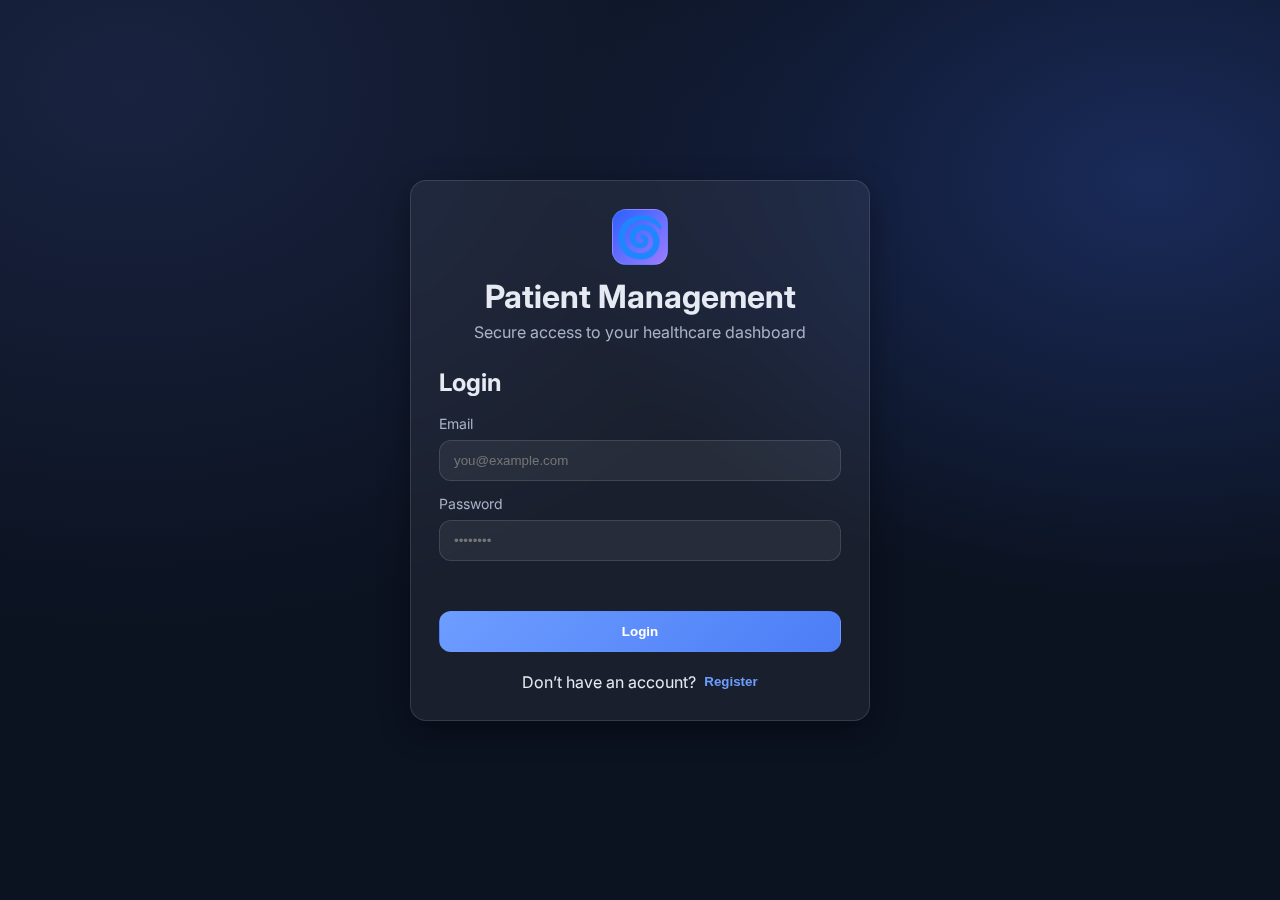
<file: FrontEnd/index.html>
<!DOCTYPE html>
<html lang="en">
<head>
  <meta charset="UTF-8" />
  <title>PM System login page</title>
  <meta name="viewport" content="width=device-width, initial-scale=1" />
  <link href="Auth.css" rel="stylesheet" />
  <link rel="preconnect" href="https://fonts.googleapis.com">
  <link href="https://fonts.googleapis.com/css2?family=Inter:wght@400;600;700;800&display=swap" rel="stylesheet">
</head>
<body class="app-bg">
  <div class="auth-wrap">
    <div class="auth-card glass">
      <div class="brand">
        <div class="brand-logo">🌀</div>
        <h1 class="brand-title">Patient Management</h1>
        <p class="brand-sub">Secure access to your healthcare dashboard</p>
      </div>

      <form id="auth-form" class="form">
        <h2 id="form-title" class="form-title">Login</h2>

        <div class="form-group">
          <label for="email">Email</label>
          <input id="email" type="email" placeholder="you@example.com" required />
        </div>

        <div class="form-group">
          <label for="password">Password</label>
          <input id="password" type="password" placeholder="••••••••" required minlength="8" />
        </div>

        <div id="role-group" class="form-group" style="display:none;">
          <label for="role">Role</label>
          <select id="role">
            <option value="USER" selected>USER</option>
            <option value="ADMIN">ADMIN</option>
          </select>
        </div>

        <div id="response-msg" class="form-msg"></div>

        <button id="submit-btn" type="submit" class="btn primary w-100">Login</button>

        <div class="switch-row">
          <span>Don’t have an account?</span>
            <button type="button" id="toggle-link" class="link">Register</button>
        
        </div>
        
<!-- ADD THIS for Register -> Login redirect -->
<div class="switch-row" id="back-to-login" style="display:none;">
  <span>Already registered?</span>
  <button type="button" id="back-link" class="link"> → Login</button>
</div>
      </form>

      <!-- <footer class="auth-footer">
        <button class="chip">JWT</button>
        <button class="chip">Microservices</button>
        <button class="chip">gRPC</button>
        <button class="chip">Kafka</button>
      </footer> -->
    </div>
  </div>

  <script src="auth.js"></script>
</body>
</html>
</file>
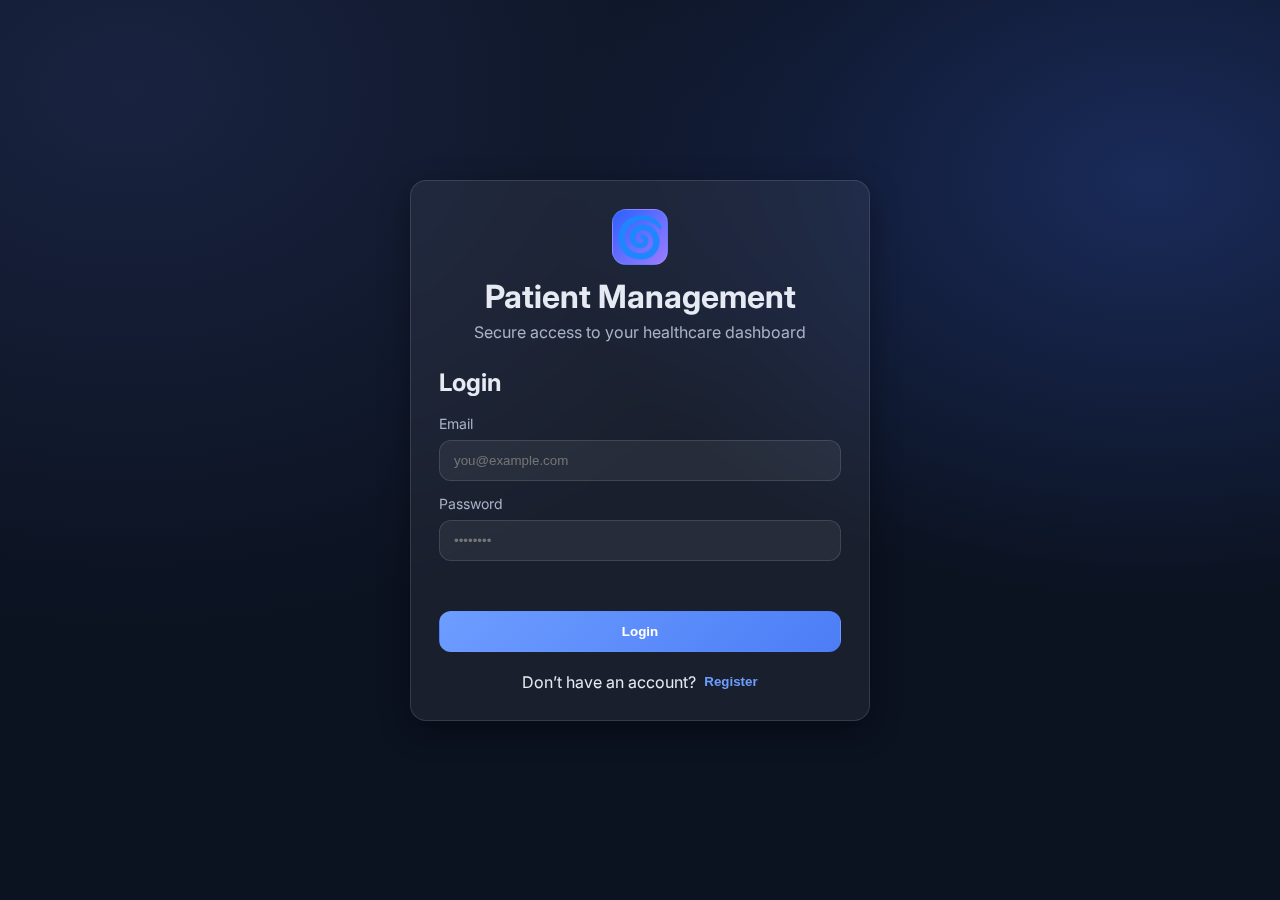
<file: FrontEnd/dashboard.html>
<!-- <!DOCTYPE html>
<html lang="en">
<head>
  <meta charset="UTF-8" />
  <title>PM System – Dashboard</title>
  <meta name="viewport" content="width=device-width, initial-scale=1" />
  <link href="dashboard.css" rel="stylesheet" />
  <link rel="preconnect" href="https://fonts.googleapis.com">
  <link href="https://fonts.googleapis.com/css2?family=Inter:wght@400;600;700;800&display=swap" rel="stylesheet">
</head>
<body class="app-bg">

  <div class="layout">
   
    <aside class="sidebar glass">
      <div class="sidebar-brand"> -->
        <!-- <div class="brand-logo small">🌀</div> -->

        <!-- Animated SVG logo (recommended) -->
<!-- <a class="brand-logo" href="#">
  <svg viewBox="0 0 100 100" xmlns="http://www.w3.org/2000/svg" role="img" aria-label="PM System Logo" preserveAspectRatio="xMidYMid meet">
    <defs>
      <linearGradient id="g" x1="0" y1="0" x2="1" y2="1">
        <stop offset="0%" stop-color="#6d9dff"/>
        <stop offset="100%" stop-color="#00c6fb"/>
      </linearGradient>
    </defs> -->
    <!-- Ring -->
    <!-- <circle class="ring" cx="50" cy="50" r="40" stroke="url(#g)" stroke-width="8" fill="none"/> -->
    <!-- Medical cross -->
    <!-- <g class="cross">
      <rect x="45" y="30" width="10" height="40" rx="2" fill="white"/>
      <rect x="30" y="45" width="40" height="10" rx="2" fill="white"/>
    </g>
  </svg>
</a>




        <h2>Patient Management</h2>
      </div>

      <nav class="nav">
        <a class="nav-link active" href="#">Patients</a>
        <a class="nav-link muted" href="#" title="Demo link">Appointments</a>
        <a class="nav-link muted" href="#" title="Demo link">Billing</a>
        <a class="nav-link muted" href="#" title="Demo link">Analytics</a>
      </nav>

      <div class="sidebar-footer">
        <div class="user-pill">
          <div class="avatar">👤</div>
          <div class="user-info">
            <div id="user-role" class="user-email">user@example.com</div>
            <div class="user-muted">Signed in</div>
          </div>
        </div>
        <button id="logout-btn" class="btn danger w-100">Logout</button>
      </div>
    </aside>

    < Main -->
    <!-- <main class="content">
      <header class="content-header">
        <div>
          <h1>Patients</h1>
          <p class="muted">Manage patient records, add new patients, and update details.</p>
        </div>
        <div class="header-actions">
          <div class="search">
            <svg width="18" height="18" viewBox="0 0 24 24" class="icon">
              <path d="M21 21l-4.3-4.3m1.8-5.2a7 7 0 11-14 0 7 7 0 0114 0z" stroke="currentColor" fill="none" stroke-width="2" stroke-linecap="round"/>
            </svg>
            <input id="search-input" type="text" placeholder="Search patients..." />
          </div>
          <button id="add-patient-btn" class="btn primary">
            + Add Patient
          </button>
        </div>
      </header>

      <section class="card glass">
      <div id="patients-grid" class="patients-grid">
            <thead>
              <tr>
                <th>Name</th>
                <th class="hide-sm">Email</th>
                <th>Address</th>
                <th class="hide-sm">DOB</th>
                <th class="hide-sm">Registered</th>
                <th>Actions</th>
              </tr>
            </thead>
            <tbody id="patients-body"></tbody>
          </table>
          <div id="no-results" class="empty" style="display:none;">
            <div class="empty-emoji">🩺</div>
            <div class="empty-title">No patients found</div>
            <div class="empty-sub">Try adjusting your search or add a new patient.</div>
          </div>
        </div>
      </section>

      <footer class="footer">
        <span class="muted">© <span id="year"></span> PM SYSTEM • LUCKY LIMITED COMPANY • INDIA • CHENNAI </span>
      </footer>
    </main>
  </div> -->

  <!-- Modal -->
  <!-- <div id="patient-modal" class="modal" aria-hidden="true" role="dialog" aria-modal="true">
    <div class="modal-backdrop" id="close-modal"></div>
    <div class="modal-dialog glass">
      <div class="modal-header">
        <h3 id="modal-title">Add Patient</h3>
        <button id="close-modal" class="icon-btn" aria-label="Close">&times;</button>
      </div>
      <form id="patient-form" class="modal-body">
        <input type="hidden" id="patient-id" />

        <div class="grid-2">
          <div class="form-group">
            <label for="patient-name">Name</label>
            <input id="patient-name" type="text" placeholder="Jane Doe" required />
          </div>

          <div class="form-group">
            <label for="patient-email">Email</label>
            <input id="patient-email" type="email" placeholder="jane@example.com" required />
          </div>
        </div>

        <div class="grid-2">
          <div class="form-group">
            <label for="patient-address">Address</label>
            <input id="patient-address" type="text" placeholder="123 Main St, City" required />
          </div>

          <div class="form-group">
            <label for="patient-dob">Date of Birth</label>
            <input id="patient-dob" type="date" required />
          </div>
        </div>

        <div class="form-group">
          <label for="patient-registered-date">Registered Date</label>
          <input id="patient-registered-date" type="date" required />
        </div>

        <div id="modal-response-msg" class="form-msg"></div>

        <div class="modal-actions">
          <button type="button" id="cancel-btn" class="btn ghost">Cancel</button>
          <button type="submit" id="save-btn" class="btn primary">Save</button>
        </div>
      </form>
    </div>
  </div>

  <script>
    document.getElementById('year').textContent = new Date().getFullYear();
  </script>
  <script src="dashboard.js"></script>
</body>
</html> --> 


<!DOCTYPE html>
<html lang="en">
<head>
  <meta charset="UTF-8" />
  <title>PM System – Dashboard</title>
  <meta name="viewport" content="width=device-width, initial-scale=1" />
  <link href="dashboard.css" rel="stylesheet" />
  <link rel="preconnect" href="https://fonts.googleapis.com">
  <link href="https://fonts.googleapis.com/css2?family=Inter:wght@400;600;700;800&display=swap" rel="stylesheet">
</head>
<body class="app-bg">

<div class="layout">
  <!-- Sidebar -->
  <aside class="sidebar glass">
    <div class="sidebar-brand">
      <a class="brand-logo" href="#">
        <svg viewBox="0 0 100 100" xmlns="http://www.w3.org/2000/svg" role="img" aria-label="PM System Logo" preserveAspectRatio="xMidYMid meet">
          <defs>
            <linearGradient id="g" x1="0" y1="0" x2="1" y2="1">
              <stop offset="0%" stop-color="#6d9dff"/>
              <stop offset="100%" stop-color="#00c6fb"/>
            </linearGradient>
          </defs>
          <circle class="ring" cx="50" cy="50" r="40" stroke="url(#g)" stroke-width="8" fill="none"/>
          <g class="cross">
            <rect x="45" y="30" width="10" height="40" rx="2" fill="white"/>
            <rect x="30" y="45" width="40" height="10" rx="2" fill="white"/>
          </g>
        </svg>
      </a>
      <h2>Patient Management</h2>
    </div>

    <nav class="nav">
      <a class="nav-link active" href="#" id="link-patients">Patients</a>
      <a class="nav-link muted" href="#" title="Demo link">Appointments</a>
      <a class="nav-link muted" href="#" id="link-billing">Billing</a>
      <a class="nav-link muted" href="#" id="link-analytics">Analytics</a>
    </nav>

    <div class="sidebar-footer">
      <div class="user-pill">
        <div class="avatar">👤</div>
        <div class="user-info">
          <div id="user-role" class="user-email">user@example.com</div>
          <div class="user-muted">Signed in</div>
        </div>
      </div>
      <button id="logout-btn" class="btn danger w-100">Logout</button>
    </div>
  </aside>

  <!-- Main Content -->
  <main class="content" id="main-content">

    <!-- Patients Page -->
    <section id="patients-page" class="page">
      <header class="content-header">
        <div>
          <h1>Patients</h1>
          <p class="muted">Manage patient records, add new patients, and update details.</p>
        </div>
        <div class="header-actions">
          <div class="search">
            <svg width="18" height="18" viewBox="0 0 24 24" class="icon">
              <path d="M21 21l-4.3-4.3m1.8-5.2a7 7 0 11-14 0 7 7 0 0114 0z" stroke="currentColor" fill="none" stroke-width="2" stroke-linecap="round"/>
            </svg>
            <input id="search-input" type="text" placeholder="Search patients..." />
          </div>
          <button id="add-patient-btn" class="btn primary">+ Add Patient</button>
        </div>
      </header>

      <section class="card glass">
        <div id="patients-grid" class="patients-grid"></div>
        <div id="no-results" class="empty" style="display:none;">
          <div class="empty-emoji">🩺</div>
          <div class="empty-title">No patients found</div>
          <div class="empty-sub">Try adjusting your search or add a new patient.</div>
        </div>
      </section>
    </section>

    <!-- Billing Page -->
    <section id="billing-page" class="page" style="display:none;">
      <h2>Billing Dashboard</h2>
      <p>Demo billing content. Replace with real data later.</p>
    </section>

    <!-- Analytics Page -->
    <section id="analytics-page" class="page" style="display:none;">
      <h2>Analytics Dashboard</h2>
      <div class="analytics-toggle">
        <button id="weekly-btn" class="btn ghost active">Weekly</button>
        <button id="monthly-btn" class="btn ghost">Monthly</button>
      </div>
      <div class="analytics-cards">
        <div class="card glass">
          <h3>Users</h3>
          <div id="users-chart" class="bar-chart"></div>
        </div>
        <div class="card glass">
          <h3>Sessions</h3>
          <div id="sessions-chart" class="bar-chart"></div>
        </div>
        <div class="card glass">
          <h3>Conversion</h3>
          <div id="conversion-chart" class="line-chart"></div>
        </div>
      </div>
    </section>

    <footer class="footer">
      <span class="muted">© <span id="year"></span> PM SYSTEM • LUCKY LIMITED COMPANY • INDIA • CHENNAI </span>
    </footer>

  </main>
</div>

<!-- Modal -->
<div id="patient-modal" class="modal" aria-hidden="true" role="dialog" aria-modal="true">
  <div class="modal-backdrop" id="close-modal"></div>
  <div class="modal-dialog glass">
    <div class="modal-header">
      <h3 id="modal-title">Add Patient</h3>
      <button id="close-modal" class="icon-btn" aria-label="Close">&times;</button>
    </div>
    <form id="patient-form" class="modal-body">
      <input type="hidden" id="patient-id" />
      <div class="grid-2">
        <div class="form-group">
          <label for="patient-name">Name</label>
          <input id="patient-name" type="text" placeholder="Jane Doe" required />
        </div>
        <div class="form-group">
          <label for="patient-email">Email</label>
          <input id="patient-email" type="email" placeholder="jane@example.com" required />
        </div>
      </div>
      <div class="grid-2">
        <div class="form-group">
          <label for="patient-address">Address</label>
          <input id="patient-address" type="text" placeholder="123 Main St, City" required />
        </div>
        <div class="form-group">
          <label for="patient-dob">Date of Birth</label>
          <input id="patient-dob" type="date" required />
        </div>
      </div>
      <div class="form-group">
        <label for="patient-registered-date">Registered Date</label>
        <input id="patient-registered-date" type="date" required />
      </div>
      <div id="modal-response-msg" class="form-msg"></div>
      <div class="modal-actions">
        <button type="button" id="cancel-btn" class="btn ghost">Cancel</button>
        <button type="submit" id="save-btn" class="btn primary">Save</button>
      </div>
    </form>
  </div>
</div>

<script>
  document.getElementById('year').textContent = new Date().getFullYear();
</script>
<script src="dashboard.js"></script>
</body>
</html>
</file>
<file: FrontEnd/Auth.css>
:root{
  --bg: #0b1220;
  --panel: rgba(255,255,255,0.08);
  --glass: rgba(255,255,255,0.06);
  --stroke: rgba(255,255,255,0.12);
  --txt: #e6eaf2;
  --muted: #a9b2c7;
  --primary: #6d9dff;
  --primary-2: #4c7df6;
  --danger: #ff6b6b;
  --ok: #2cc981;
  --shadow: 0 10px 30px rgba(0,0,0,0.35);
  --radius: 16px;
}

*{
   box-sizing: border-box;
   }

html, body{
   height:100%; 
   margin:0; font-family: 'Inter', system-ui, -apple-system, Segoe UI, Roboto, Helvetica, Arial, sans-serif;
    color: var(--txt); }

body{
  background: radial-gradient(1200px 900px at 10% 10%, #192340 0%, transparent 60%),
              radial-gradient(1000px 700px at 90% 20%, #1a2b5a 0%, transparent 60%),
              var(--bg);
}

.auth-wrap{
   min-height:100vh;
    display:flex;
     align-items:center;
      justify-content:center; 
      padding:24px;
     }

.auth-card{
   width:100%; 
   max-width:460px;
    padding:28px; 
    background: var(--glass);
     border:1px solid var(--stroke);
      border-radius:var(--radius);
       backdrop-filter:blur(10px);
        box-shadow: var(--shadow);
       }

.brand{ 
  text-align:center; 
  margin-bottom:20px;
 }

.brand-logo{
   font-size: 40px;
    display:inline-flex;
     width:56px; height:56px;
      align-items:center; 
      justify-content:center;
      background: linear-gradient(135deg, #2b61ff, #9e7bff);
      border-radius:14px;
      border:1px solid var(--stroke);
}

.brand-title{
  margin:12px 0 6px;
}
.brand-sub{
   color:var(--muted);
    margin:0;
}

.form{
   display:grid;
    gap:14px;
}
.form-title{
   margin:6px 0 4px;
}
.form-group{
   display:grid;
   gap:8px;
}
.form-group label{
   color:var(--muted);
   font-size:14px;
}
.form-group input, .form-group select{
  background: rgba(255, 255, 255, 0.06);
  border:1px solid var(--stroke);
  color:rgb(255, 255, 255);
  padding:12px 14px; border-radius:12px; outline:none;

option{
  background:  white;
  color: black;
}

 /* option:hover {
  background: #094dd3e2;

   color: black;
} */

  }

.form-group input:focus, .form-group select:focus{
  border-color: var(--primary);
  box-shadow: 0 0 0 3px rgba(109,157,255,0.25);
}
.form-msg{
   min-height: 22px;
   color: #ff9aa2;
   font-weight: 600;
   padding-left:2px;
}
.switch-row{
   margin-top:6px;
   display:flex;
   gap:8px;
   justify-content:center;
   align-items:center;
}
.auth-footer{
   margin-top:18px;
   display:flex;
   gap:8px;
   flex-wrap:wrap;
   justify-content:center;
}

.btn{
  border:1px solid var(--stroke);
  background: transparent;
  color:var(--txt);
  padding:12px 16px; border-radius:12px;
  font-weight:600; cursor:pointer;
  transition:all .2s ease;
}
.btn:hover{ 
  transform: translateY(-1px);
}
.btn:active{ transform: translateY(0); }
.btn.primary{
   background: linear-gradient(135deg, var(--primary), var(--primary-2));
   border-color: transparent; 
   color:white;
   }
.btn.danger{
   background: linear-gradient(135deg, var(--danger), #ff4a4a);
   border-color: transparent;
   color:white;
}

.btn.ghost{ 
  background: transparent;
}

.w-100{
   width:100%; 
}

.link{
   background:none; border:none;
    color:var(--primary); 
    font-weight:700;
     cursor:pointer; 
     padding:0; 
    }


.link:hover{ text-decoration: underline; }
</file>
<file: FrontEnd/dashboard.css>
:root {
  --bg: #0b1220;
  --stroke: rgba(255, 255, 255, 0.12);
  --txt: #e6eaf2;
  --muted: #a9b2c7;
  --primary: #6d9dff;
  --danger: #ff6b6b;
  --shadow: 0 10px 30px rgba(0, 0, 0, 0.35);
  --radius: 16px;
}

body {
  margin: 0;
  font-family: 'Inter', system-ui, -apple-system, Segoe UI, Roboto, Helvetica, Arial, sans-serif;
  background: var(--bg);
  color: var(--txt);
}

/* ----------------- Layout ----------------- */
.layout {
  min-height: 100vh;
  display: grid;
  grid-template-columns: 280px 1fr;
  gap: 20px;
  padding: 20px;
}

@media (max-width: 980px) {
  .layout { grid-template-columns: 1fr; }
}

/* ----------------- Sidebar ----------------- */
.sidebar {
  padding: 20px;
  display: flex;
  flex-direction: column;
  gap: 18px;
  position: sticky;
  top: 20px;
  height: calc(100vh - 40px);
  background: rgba(255, 255, 255, 0.06);
  border-radius: var(--radius);
  border: 1px solid var(--stroke);
  box-shadow: var(--shadow);
}

.sidebar-brand {
  display: flex;
  align-items: center;
  gap: 12px;
  padding-bottom: 12px;
}

.nav {
  display: grid;
  gap: 8px;
}

.nav-link {
  display: flex;
  align-items: center;
  gap: 10px;
  padding: 12px 14px;
  border-radius: 12px;
  color: var(--txt);
  text-decoration: none;
  border: 1px solid transparent;
}
.nav-link:hover {
  background: rgba(255, 255, 255, 0.06);
  border-color: var(--stroke);
}
.nav-link.active {
  background: rgba(109, 157, 255, 0.15);
  border-color: #385ebf;
}

.sidebar-footer {
  margin-top: auto;
  display: grid;
  gap: 12px;
}
.user-pill {
  display: flex;
  gap: 10px;
  align-items: center;
  padding: 10px;
  border: 3px solid var(--stroke);
  border-radius: 12px;
  background: rgba(255, 255, 255, 0.04);
}
.avatar {
  width: 36px;
  height: 36px;
  border-radius: 10px;
  display: grid;
  place-items: center;
  background: rgb(255, 255, 255);
}
.user-info {
  line-height: 1.2;
}
.user-email {
  font-weight: 700;
  font-size: 0.95rem;
}
.user-muted {
  color: var(--muted);
  font-size: 0.85rem;
}

/* ----------------- Main Content ----------------- */
.content {
  display: grid;
  gap: 18px;
}
.content-header {
  display: flex;
  align-items: center;
  justify-content: space-between;
  gap: 16px;
  flex-wrap: wrap;
}
.header-actions {
  display: flex;
  gap: 12px;
  align-items: center;
}
.search {
  display: flex;
  align-items: center;
  gap: 8px;
  padding: 10px 12px;
  border-radius: 12px;
  border: 1px solid var(--stroke);
  background: rgba(255, 255, 255, 0.06);
}
.search input {
  background: transparent;
  border: none;
  color: var(--txt);
  outline: none;
}

/* ----------------- Patients Grid ----------------- */

.patients-grid {
  display: grid;
  grid-template-columns: repeat(auto-fill, minmax(250px, 1fr));
  gap: 1.5rem;
  margin-top: 1.5rem;
  perspective: 1000px;
}

/* Card */
.patient-card {
  width: 100%;
  height: 280px;
  position: relative;
  transform-style: preserve-3d;
  transition: transform 0.8s ease-in-out;
  cursor: pointer;
}
.patient-card:hover {
  transform: rotateY(180deg);
}

.card-inner {
  position: relative;
  width: 100%;
  height: 100%;
  transform-style: preserve-3d;
}

/* FRONT & BACK */
.card-front,
.card-back {
  position: absolute;
  width: 100%;
  height: 100%;
  padding: 1rem;
  border-radius: 16px;
  box-shadow: 0 6px 20px rgba(0,0,0,0.2);
  backface-visibility: hidden;
  display: flex;
  flex-direction: column;
  justify-content: center;
  align-items: center;
}

/* FRONT */
.card-front {
  background: linear-gradient(135deg, #6a11cb, #2575fc);
  color: #fff;
  text-align: center;
}
.card-front .avatar {
  width: 70px;
  height: 70px;
  border-radius: 50%;
  background: #fff;
  color: #2575fc;
  font-size: 1.6rem;
  font-weight: bold;
  display: flex;
  justify-content: center;
  align-items: center;
  margin-bottom: 0.8rem;
}

/* BACK */
.card-back {
  background: #f5f5f5f3;
  color: #333;
  transform: rotateY(180deg);
  padding: 1rem;
  text-align: left;
}
.card-back p {
  margin: 0.3rem 0;
  font-size: 0.9rem;
}
.card-actions {
  margin-top: 1rem;
  display: flex;
  gap: 0.6rem;
}
.action-btn {
  padding: 0.4rem 0.8rem;
  border: none;
  border-radius: 8px;
  cursor: pointer;
  font-size: 0.85rem;
}
.action-edit {
  background: #4caf50;
  color: #fff;
}
.action-delete {
  background: #f44336;
  color: #fff;
}

/* Modal overlay blur */
body.modal-open #patients-grid {
  filter: blur(10000000000000000000px);
  pointer-events: none;
}

/* ----------------- Modal ----------------- */
.modal {
  position: fixed;
  inset: 0;
  display: grid;
  place-items: center;
  z-index: 10;
  visibility: hidden;
  opacity: 0;
  transition: all .2s ease;
}
.modal[aria-hidden="false"] {
  visibility: visible;
  opacity: 1;
}
.modal-backdrop {
  position: absolute;
  inset: 0;
  background: rgba(0,0,0,0.45);
}
.modal-dialog {
  position: relative;
  width: min(720px, 90vw);
  max-width: 720px;
  display: flex;
  flex-direction: column;
  border-radius: var(--radius);
  overflow: hidden;
  background: rgba(255,255,255,0.08);
  border: 3px solid var(--stroke);
  box-shadow: var(--shadow);
  backdrop-filter: blur(12px);
}
.modal-header {
  display: flex;
  align-items: center;
  justify-content: space-between;
  padding: 16px 20px;
  background: rgba(255,255,255,0.05);
  border-bottom: 1px solid var(--stroke);
  border-radius: var(--radius) var(--radius) 0 0;
}
.modal-body {
  padding: 16px 18px;
  display: grid;
  gap: 14px;
  background: rgba(255,255,255,0.03);
  border-radius: 0 0 var(--radius) var(--radius);
}
.modal-actions {
  display: flex;
  gap: 10px;
  justify-content: flex-end;
}
.icon-btn {
  width: 40px;
  height: 40px;
  border-radius: 12px;
  border: 3px solid var(--stroke);
  background: rgba(255,255,255,0.08);
  color: var(--txt);
  font-size: 22px;
  cursor: pointer;
  transition: 
    background 0.18s,
    box-shadow 0.18s,
    transform 0.12s cubic-bezier(.3,1.5,.5,1);
  box-shadow: 0 2px 8px rgba(0,0,0,0.10);
}
.icon-btn:hover {
  background: rgb(255, 0, 0);
  box-shadow: 0 6px 18px rgba(109,157,255,0.18), 0 2px 8px rgba(0,0,0,0.12);
  transform: translateY(-2px) scale(1.0) rotateX(8deg);
  border: 1px solid white;
}
.icon-btn:active {
  background: rgba(109,157,255,0.28);
  box-shadow: 0 1px 3px rgba(0,0,0,0.12);
  transform: translateY(1px) scale(0.90) rotateX(-5deg);
}


/* Form Inputs */
.form-group {
  display: flex;
  flex-direction: column;
  gap: 6px;
}
.form-group label {
  color: var(--muted);
  font-size: 14px;
}
.form-group input,
.form-group select,
.form-group textarea {
  width: 74%;
  padding: 10px 14px;
  border-radius: 10px;
  border: 1px solid var(--stroke);
  background: rgba(255, 255, 255, 0.06);
  color: var(--txt);
  font-size: 14px;
  outline: none;
}
.form-group input:focus,
.form-group select:focus,
.form-group textarea:focus {
  border-color: var(--primary);
  box-shadow: 0 0 0 3px rgba(109, 157, 255, 0.25);
}

/* Buttons */
.btn {
  border: 1px solid var(--stroke);
  padding: 10px 16px;
  border-radius: 12px;
  font-weight: 600;
  cursor: pointer;
  transition: all 0.2s ease;
}
.btn.primary {
  background: linear-gradient(100deg, #6d9dff 0%, #3a7bd5 40%, #00c6fb 70%, #b2f0ff 100%);
  color: #fff;
  border: 1px solid whitesmoke;
  box-shadow: 0 4px 0 #385ebf, 0 8px 24px rgba(0,0,0,0.18);
  transition: 
    transform 0.15s cubic-bezier(.3,1.5,.5,1),
    box-shadow 0.15s cubic-bezier(.3,1.5,.5,1);
  position: relative;
}

.btn.primary:active {
  transform: translateY(3px) scale(0.98);
  box-shadow: 0 1px 0 #385ebf, 0 2px 8px rgba(0,0,0,0.12);
}
.btn.primary:hover {
   transform: translateY(-px); 
}
.btn.ghost {
  background: transparent;
  color: var(--muted);
  transition: 
    background 0.15s cubic-bezier(.3,1.5,.5,1),
    color 0.15s cubic-bezier(.3,1.5,.5,1),
    transform 0.12s cubic-bezier(.3,1.5,.5,1);
}
.btn.ghost:hover {
  background: rgba(109,157,255,0.08);
  color: var(--primary);
  transform: translateY(-2px) scale(1.04);
}
.btn.ghost:active {
  background: rgba(109,157,255,0.10);
  color: var(--primary);
  transform: scale(0.96);
}
.btn.danger {
  background: linear-gradient(135deg, var(--danger), #ff4a4a);
  color: #fff;
  border: none;
}

/* ----------------- Modal Open Blur ----------------- */
body.modal-open .layout {
  filter: blur(8px) brightness(0.7);
  transition: filter 0.3s ease;
  pointer-events: none;
}
.modal-dialog {
  filter: none !important;
  pointer-events: auto;
}

/* No Results */
.empty {
  text-align: center;
  color: var(--muted);
  margin-top: 40px;
}
.empty-emoji { font-size: 40px; margin-bottom: 10px; }
.empty-title { font-weight: 700; font-size: 18px; margin-bottom: 4px; }
.empty-sub { font-size: 14px; }






/* Brand logo container */
.brand-logo {
  display: flex;
  align-items: center;
  justify-content: center;
  width: 80px;
  height: 80px;
  margin: 20px auto;
}

.brand-logo svg {
  width: 100%;
  height: 100%;
  display: block;
  transform-origin: 50% 50%;
  animation: heartbeat 1.6s ease-in-out infinite;
}

/* Ring glow */
.ring {
  filter: drop-shadow(0 0 1px #6d9dff) drop-shadow(0 0 4px #00c6fb);
}

/* Cross glow */
.cross {
  filter: drop-shadow(0 0 1px white) drop-shadow(0 0 4px #6d9dff);
}

@keyframes heartbeat {
  0%, 100% { transform: scale(1); }
  10%      { transform: scale(1.15); }
  20%      { transform: scale(1); }
  30%      { transform: scale(1.2); }
  40%      { transform: scale(1); }
  100%     { transform: scale(1); }
}


/* Analytics toggle buttons */
.analytics-toggle {
  display: flex;
  gap: 10px;
  margin-bottom: 1rem;
}
.analytics-toggle .btn.active {
  background: linear-gradient(100deg, #6d9dff 0%, #00c6fb 100%);
  color: #fff;
  border: 1px solid whitesmoke;
}

/* Bar chart */
.bar-chart {
  display: flex;
  justify-content: space-between;
  align-items: flex-end;
  height: 120px;
  gap: 6px;
}
.bar-chart div {
  width: 18%;
  background: #6d9dff;
  border-radius: 6px 6px 0 0;
  text-align: center;
  color: #fff;
  font-size: 0.75rem;
  transform: scaleY(0);
  transform-origin: bottom;
  animation: growBar 0.6s forwards;
}
.bar-chart div span {
  display: block;
  font-size: 0.65rem;
  margin-bottom: 4px;
}
@keyframes growBar { to { transform: scaleY(1); } }

/* Line chart */
.line-chart { height: 120px; position: relative; }
.line-chart svg { width: 100%; height: 100%; }

/* Tooltip */
.chart-tooltip {
  position: absolute;
  background: rgba(0,0,0,0.8);
  color: #fff;
  padding: 4px 8px;
  border-radius: 6px;
  font-size: 0.7rem;
  pointer-events: none;
  opacity: 0;
  transition: opacity 0.2s ease;
  white-space: nowrap;
  z-index: 20;
}
</file>
